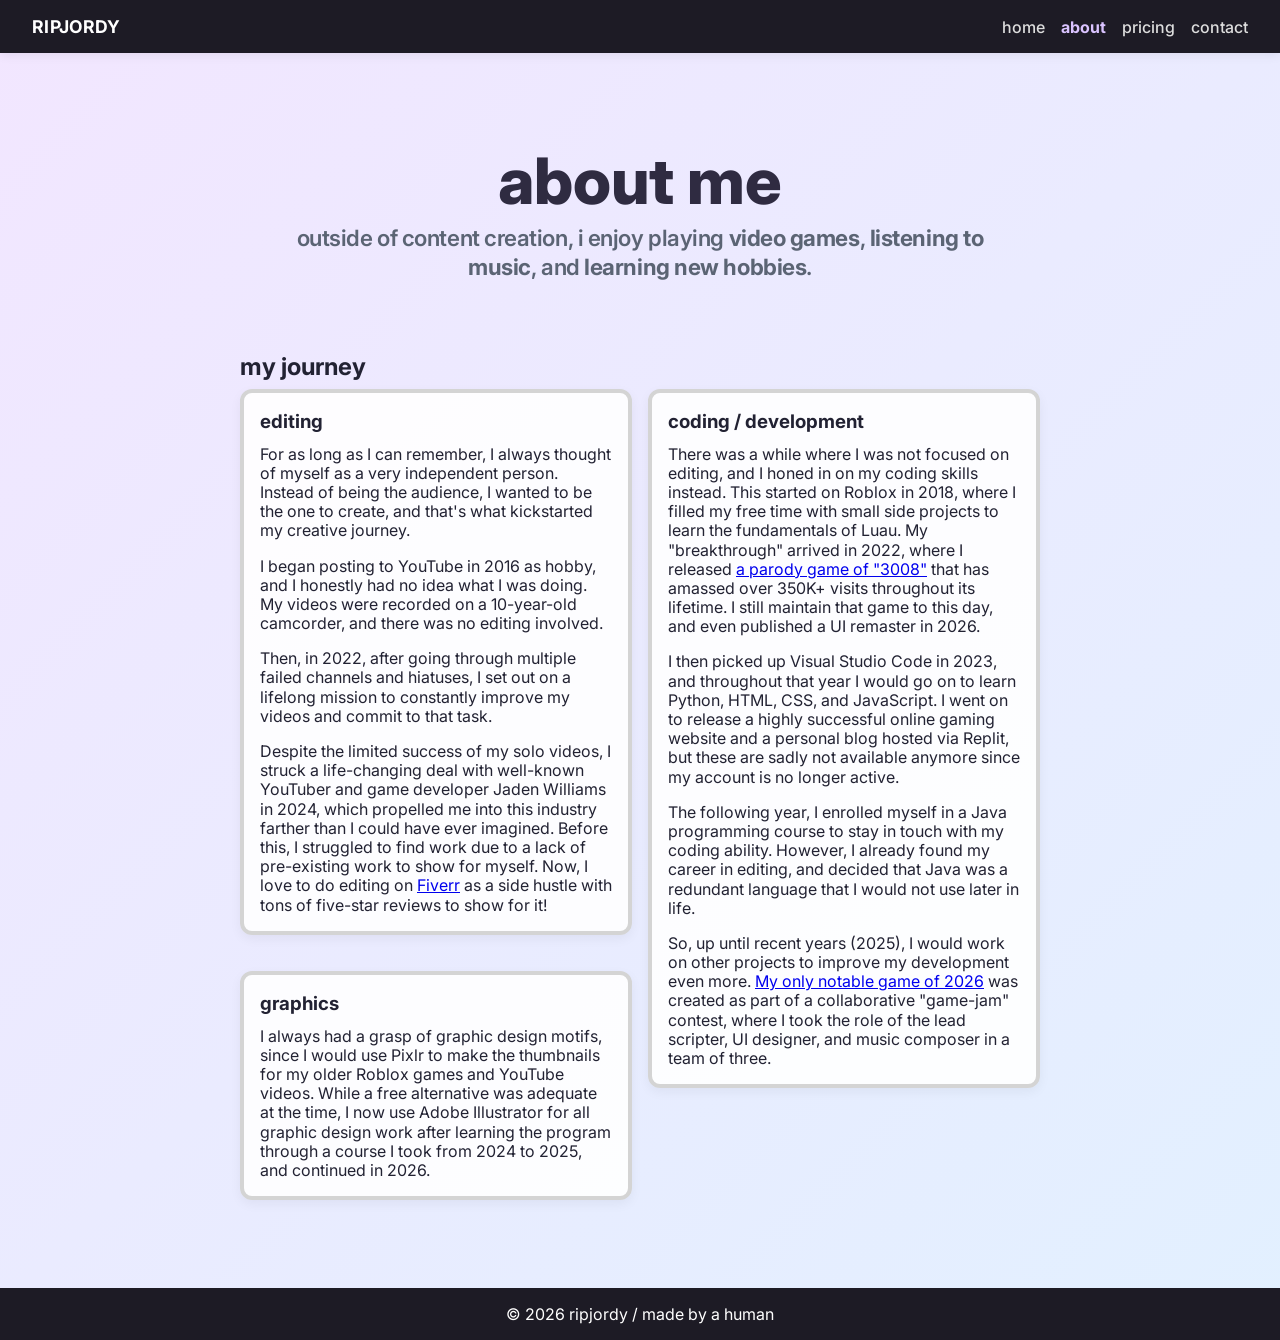
<file: html/about.html>
<!DOCTYPE html>
<html lang="en">
  <head>
    <meta charset="UTF-8" />
    <meta name="viewport" content="width=device-width, initial-scale=1.0" />
    <title>ripjordy editing</title>
    <link rel="stylesheet" href="../css/topbar.css" />
    <link rel="stylesheet" href="../css/index.css" />
    <link rel="icon" type="image/x-icon" href="../assets/favicon.ico" />
  </head>
  <body>
    <header class="topbar">
      <a class="brand" href="../index.html">RIPJORDY</a>
      <nav>
        <a href="../index.html">home</a>
        <a href="about.html" style="color: rgb(218, 195, 255); font-weight: 700;">about</a>
        <a href="pricing.html">pricing</a>
        <a href="contact.html">contact</a>
      </nav>
    </header>

    <main class="page">
      <section class="hero">
        <h1>about me</h1>
        <p>outside of content creation, i enjoy playing <strong>video games</strong>, <strong>listening to music</strong>, and <strong>learning new hobbies</strong>.</p>
      </section>

      <section>
        <h2 style="
        margin: 1.5rem 0 -1rem 0;
        ">my journey</h2>
      </section>

      <section class="info-grid">
        <div class="card">
          <h3>editing</h3>
          <p>For as long as I can remember, I always thought of myself as a very independent person. Instead of being the audience, I wanted to be the one to create, and that's what kickstarted my creative journey.</p>
          <p>I began posting to YouTube in 2016 as hobby, and I honestly had no idea what I was doing. My videos were recorded on a 10-year-old camcorder, and there was no editing involved.</p>
          <p>Then, in 2022, after going through multiple failed channels and hiatuses, I set out on a lifelong mission to constantly improve my videos and commit to that task.</p>
          <p>Despite the limited success of my solo videos, I struck a life-changing deal with well-known YouTuber and game developer Jaden Williams in 2024, which propelled me into this industry farther than I could have ever imagined. Before this, I struggled to find work due to a lack of pre-existing work to show for myself. Now, I love to do editing on <a href="https://www.fiverr.com/mkb014/edit-amazing-and-fun-gaming-videos-for-your-youtube-channel">Fiverr</a> as a side hustle with tons of five-star reviews to show for it!</p>
        </div>
        <div class="card">
          <h3>coding / development</h3>
          <p>There was a while where I was not focused on editing, and I honed in on my coding skills instead. This started on Roblox in 2018, where I filled my free time with small side projects to learn the fundamentals of Luau. My "breakthrough" arrived in 2022, where I released <a href="https://www.roblox.com/games/10879063674/3009">a parody game of "3008"</a> that has amassed over 350K+ visits throughout its lifetime. I still maintain that game to this day, and even published a UI remaster in 2026.</p>
          <p>I then picked up Visual Studio Code in 2023, and throughout that year I would go on to learn Python, HTML, CSS, and JavaScript. I went on to release a highly successful online gaming website and a personal blog hosted via Replit, but these are sadly not available anymore since my account is no longer active.</p>
          <p>The following year, I enrolled myself in a Java programming course to stay in touch with my coding ability. However, I already found my career in editing, and decided that Java was a redundant language that I would not use later in life.</p>
          <p>So, up until recent years (2025), I would work on other projects to improve my development even more. <a href="https://www.roblox.com/games/87377273486722/BURGER-QUEST">My only notable game of 2026</a> was created as part of a collaborative "game-jam" contest, where I took the role of the lead scripter, UI designer, and music composer in a team of three.</p>
        </div>
        <div class="card" style="margin-top: -8.3rem;">
          <h3>graphics</h3>
          <p>I always had a grasp of graphic design motifs, since I would use Pixlr to make the thumbnails for my older Roblox games and YouTube videos. While a free alternative was adequate at the time, I now use Adobe Illustrator for all graphic design work after learning the program through a course I took from 2024 to 2025, and continued in 2026.</p>
        </div>
      </section>

    </main>
    <footer>
        © 2026 ripjordy / made by a human
    </footer>
  </body>
</html>
</file>
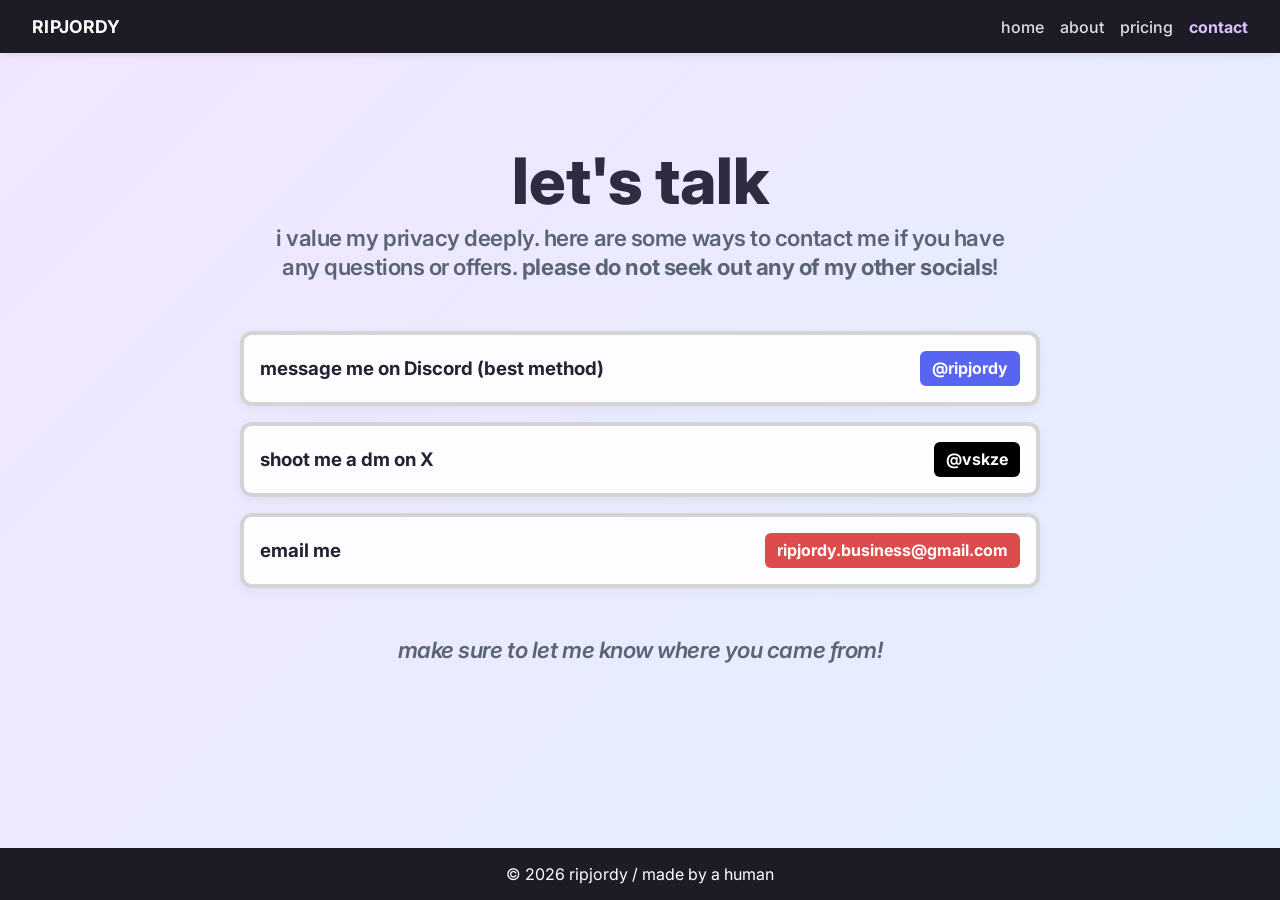
<file: html/contact.html>
<!DOCTYPE html>
<html lang="en">
  <head>
    <meta charset="UTF-8" />
    <meta name="viewport" content="width=device-width, initial-scale=1.0" />
    <title>ripjordy editing</title>
    <link rel="stylesheet" href="../css/topbar.css" />
    <link rel="stylesheet" href="../css/index.css" />
    <link rel="icon" type="image/x-icon" href="../assets/favicon.ico" />
  </head>
  <body>
    <header class="topbar">
      <a class="brand" href="../index.html">RIPJORDY</a>
      <nav>
        <a href="../index.html">home</a>
        <a href="about.html">about</a>
        <a href="pricing.html">pricing</a>
        <a href="contact.html" style="color: rgb(218, 195, 255); font-weight: 700;">contact</a>
      </nav>
    </header>

    <main class="page">
      <section class="hero">
        <h1>let's talk</h1>
        <p>i value my privacy deeply. here are some ways to contact me if you have any questions or offers. <strong>please do not seek out any of my other socials</strong>!</p>
      </section>

      <section>
        <div class="card" id="barlink">
          <h3 style="margin-bottom: 0.01rem;">message me on Discord (best method)</h3>
          <p style="
          border-radius: 6px;
          text-align: center;
          margin: auto 0 auto 0;
          align-content: center;
          width: auto;
          height: auto;
          padding: 8px 12px;
          font-weight: bold;
          text-decoration: none;
          color: rgb(255, 255, 255);
          background-color: rgb(88, 101, 242);
          ">@ripjordy</p>
        </div>
      </section>

      <section style="margin-top: 1.5rem;">
        <div class="card" id="barlink">
          <h3 style="margin-bottom: 0.01rem;">shoot me a dm on X</h3>
          <a href="https://x.com/vskze" style="
          border-radius: 6px;
          text-align: center;
          margin: auto 0 auto 0;
          align-content: center;
          width: auto;
          height: auto;
          padding: 8px 12px;
          font-weight: bold;
          text-decoration: none;
          color: rgb(255, 255, 255);
          background-color: rgb(0, 0, 0);
          ">@vskze</a>
        </div>
      </section>

      <section style="margin-top: 1.5rem;">
        <div class="card" id="barlink">
          <h3 style="margin-bottom: 0.01rem;">email me</h3>
          <a href="mailto:ripjordy.business@gmail.com" style="
          border-radius: 6px;
          text-align: center;
          margin: auto 0 auto 0;
          align-content: center;
          width: auto;
          height: auto;
          padding: 8px 12px;
          font-weight: bold;
          text-decoration: none;
          color: rgb(255, 255, 255);
          background-color:rgb(221, 76, 76);
          ">ripjordy.business@gmail.com</a>
        </div>
      </section>

      <section class="hero" style="margin-top: 0.5rem;">
        <p><i>make sure to let me know where you came from!</i></p>
      </section>
      
    </main>
    <footer>
        © 2026 ripjordy / made by a human
    </footer>
  </body>
</html>
</file>
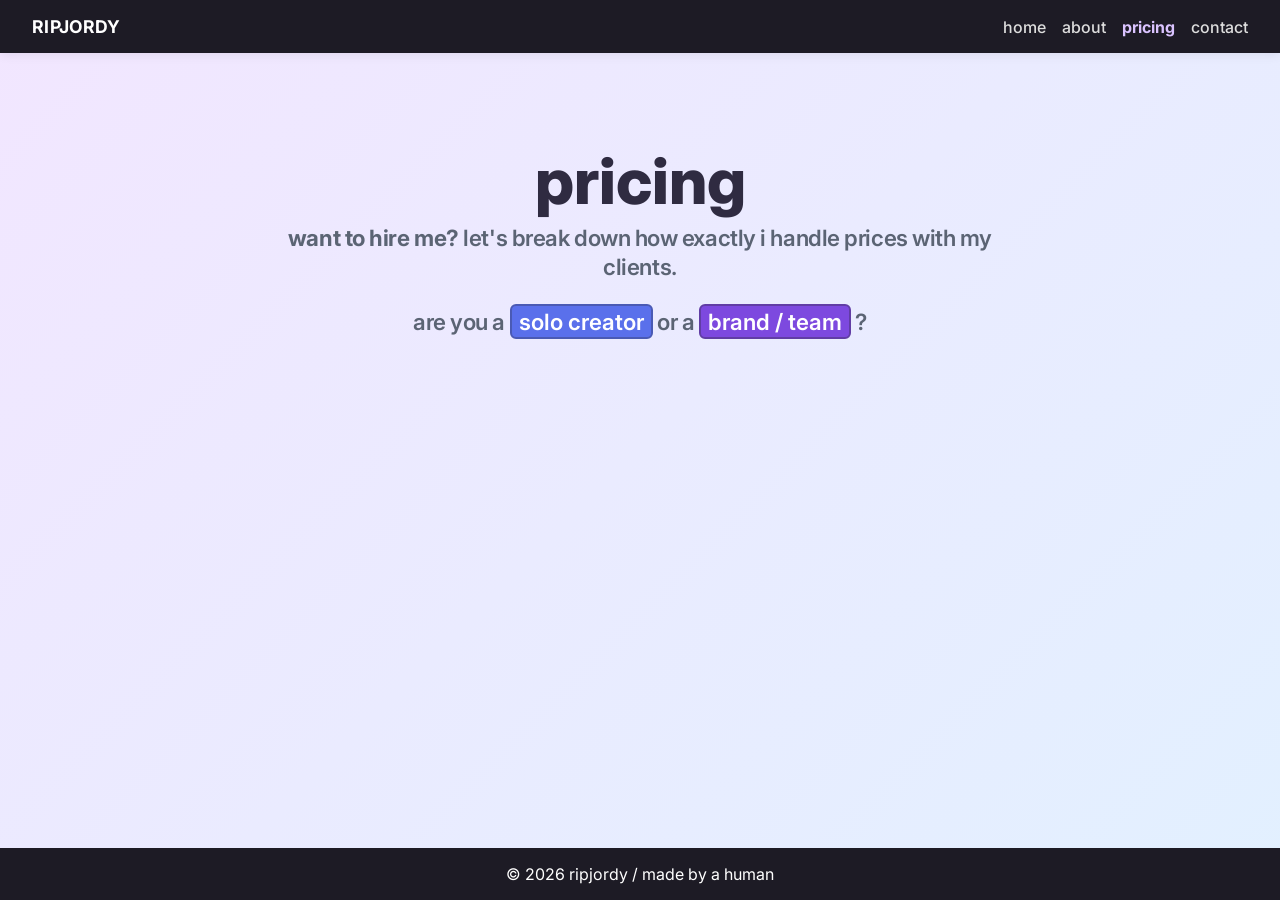
<file: html/pricing.html>
<!DOCTYPE html>
<html lang="en">
  <head>
    <meta charset="UTF-8"/>
    <meta name="viewport" content="width=device-width, initial-scale=1.0"/>
    <title>ripjordy editing</title>
    <link rel="stylesheet" href="../css/topbar.css"/>
    <link rel="stylesheet" href="../css/index.css"/>
    <link rel="stylesheet" href="../css/pricing.css"/>
    <link rel="icon" type="image/x-icon" href="../assets/favicon.ico" />
  </head>
  <body>
    <header class="topbar">
      <a class="brand" href="../index.html">RIPJORDY</a>
      <nav>
        <a href="../index.html">home</a>
        <a href="about.html">about</a>
        <a href="pricing.html" style="color: rgb(218, 195, 255); font-weight: 700;">pricing</a>
        <a href="contact.html">contact</a>
      </nav>
    </header>

    <main class="page">
      <section class="hero">
        <h1>pricing</h1>
        <p><strong>want to hire me?</strong> let's break down how exactly i handle prices with my clients.</p>
        <p>are you a <button type="button" class="priceref toggle-btn" data-target="freelance-options" style="background-color: #5a70eb; border: 2px solid #4a5ab4;">solo creator</button>
          or a <button type="button" class="priceref toggle-btn" data-target="brand-options" style="background-color: rgb(125, 73, 223); border: 2px solid rgb(97, 61, 165);">brand / team</button> ?</p>
      </section>

<!-- https://www.fiverr.com/mkb014/edit-amazing-and-fun-gaming-videos-for-your-youtube-channel -->
      <section class="freelance-options" id="freelance-options">
        <section>
          <div class="card" id="barlink" style="border: 4px solid #d4d4d4; margin-top: 1.5rem;">
            <h3 style="margin-bottom: 0.01rem;">my gig page (for more info)</h3>
            <a href="https://www.fiverr.com/mkb014/edit-amazing-and-fun-gaming-videos-for-your-youtube-channel" style="
            background-color:black;
            border-radius: 6px;
            text-align: center;
            margin: auto 0 auto 0;
            align-content: center;
            width: auto;
            height: auto;
            padding: 8px 12px;
            font-weight: bold;
            text-decoration: none;
            color: rgb(255, 255, 255);
            background-color: #19a463;
            ">Fiverr</a>
          </div>
        </section>
        <div class="pricing-options">
          <div class="card" style="border: 4px solid #d4d4d4;">
            <h3>Essential</h3>
            <p id="price-value">$30</p>
            <div style="line-height: 0.3rem; margin-bottom: 1.2rem;">
              <p><strong>Duration: </strong>3+ days</p>
              <p><strong>Revisions: </strong>1</p>
            </div>
            <hr style="border: none; border-top: 1px solid rgb(41, 41, 41);">
            <p style="margin-top: 0.75rem;"><img class="checklist" src="../assets/check.png" style="transform: translate(0, -0.1rem);"> <strong>Basic cutting & pacing</strong></p>
            <p style="margin-top: 0.15rem;"><img class="checklist" src="../assets/check.png" style="transform: translate(0, -0.1rem);"> <strong>Sound design & mixing</strong></p>
            <p style="margin-top: 0.15rem;"><img class="checklist" src="../assets/check.png" style="transform: translate(0, -0.1rem);"> <strong>Subtitles</strong></p>
            <p style="margin-top: 0.15rem;"><img class="checklist" src="../assets/x.png" style="transform: translate(0, -0.1rem);"> <i>Color grading</i></p>
            <p style="margin-top: 0.15rem;"><img class="checklist" src="../assets/x.png" style="transform: translate(0, -0.1rem);"> <i>Motion graphics</i></p>
          </div>
          <div class="card" style="background-color:rgb(255, 250, 202); border: 4px solid #e2e2ba;">
            <h3>Excellent</h3>
            <p id="price-value">$45</p>
            <div style="line-height: 0.3rem; margin-bottom: 1.2rem;">
              <p><strong>Duration: </strong>4+ days</p>
              <p><strong>Revisions: </strong>2</p>
            </div>
            <hr style="border: none; border-top: 1px solid rgb(41, 41, 41);">
            <p style="margin-top: 0.75rem;"><img class="checklist" src="../assets/check.png" style="transform: translate(0, -0.1rem);"> <strong>Longer video w/ transitions</strong></p>
            <p style="margin-top: 0.15rem;"><img class="checklist" src="../assets/check.png" style="transform: translate(0, -0.1rem);"> <strong>Sound design & mixing</strong></p>
            <p style="margin-top: 0.15rem;"><img class="checklist" src="../assets/check.png" style="transform: translate(0, -0.1rem);"> <strong>Subtitles</strong></p>
            <p style="margin-top: 0.15rem;"><img class="checklist" src="../assets/check.png" style="transform: translate(0, -0.1rem);"> <strong>Color grading</strong></p>
            <p style="margin-top: 0.15rem;"><img class="checklist" src="../assets/x.png" style="transform: translate(0, -0.1rem);"> <i>Motion graphics</i></p>
          </div>
          <div class="card" style="background-color:rgb(186, 255, 255); border: 4px solid #a6dfdf;">
            <h3>Pro</h3>
            <p id="price-value">$60</p>
            <div style="line-height: 0.3rem; margin-bottom: 1.2rem;">
              <p><strong>Duration: </strong>6+ days</p>
              <p><strong>Revisions: </strong>2</p>
            </div>
            <hr style="border: none; border-top: 1px solid rgb(41, 41, 41);">
            <p style="margin-top: 0.75rem;"><img class="checklist" src="../assets/check.png" style="transform: translate(0, -0.1rem);"> <strong>3D Fusion Assets</strong></p>
            <p style="margin-top: 0.15rem;"><img class="checklist" src="../assets/check.png" style="transform: translate(0, -0.1rem);"> <strong>Sound design & mixing</strong></p>
            <p style="margin-top: 0.15rem;"><img class="checklist" src="../assets/check.png" style="transform: translate(0, -0.1rem);"> <strong>Subtitles</strong></p>
            <p style="margin-top: 0.15rem;"><img class="checklist" src="../assets/check.png" style="transform: translate(0, -0.1rem);"> <strong>Color grading</strong></p>
            <p style="margin-top: 0.15rem;"><img class="checklist" src="../assets/check.png" style="transform: translate(0, -0.1rem);"> <strong>Motion graphics</strong></p>
            <p style="margin-top: 0.15rem;"><img class="checklist" src="../assets/plus.png" style="transform: translate(0, -0.1rem);"> <strong>Custom stinger / intro</strong></p>
          </div>
        </div>
        <p style="text-align: center;"><i>* excluding service fees</i></p>
        <section class="hero" style="text-align: left;">
          <h1 style="margin-top: -0.6rem; font-size: 1.5rem;"><strong>why do i recommended fiverr to solo creators?</strong></h1>
          <p style="font-size: 1rem;">for one-time or non-scheduled orders, fiverr is preferred because each project is automatically added to my portfolio (plus, every order gets me closer to "Top Rated" status).</p>
          <p style="font-size: 1rem;">large-scale creators ("brands") generally pay more because video editing is a very time-consuming task, depending on the content. my fiverr prices are extremely competitive since i get to set the rules, 
            but in a professional environment, delivery times are often much shorter, with the client's style usually being strict and not up to interpretation.</p>
          <p style="font-size: 1rem;">if i'm going to be part of your brand, i expect to share some revenue from it as well.</p>
          <!-- <h1 style="margin-top: 3rem; font-size: 1.5rem;"><strong>do you take recurring orders?</strong></h1>
          <p style="font-size: 1rem;">yes! in fact, i offer two types of subscription deals on my page: 3 and 6 months, with <strong>10% and 15% off all subsequent orders</strong> respectively.</p>   -->
          <h1 style="margin-top: 3rem; font-size: 1.5rem;"><strong>can you design thumbnails for fiverr clients?</strong></h1>
          <p style="font-size: 1rem;">absolutely! thumbnails are priced at $10 on my page.</p>
        </section>
      </section>

      <section class="brand-options" id="brand-options">
        <h2 style="margin: 1.5rem 0 -1rem 0;">for those looking to hire</h2>
        <div class="pricing-options" style="grid-template-columns: repeat(2, minmax(0, 1fr));">
          <div class="card" style="background-color:rgb(236, 217, 243); border: 4px solid #e6c9e1;">
            <h3>Trial</h3>
            <div style="line-height: 0.3rem; margin-bottom: 1.2rem;">
              <p style="margin-top: 1rem;"><strong>Price: </strong>$5</p>
              <p><strong>Duration: </strong>1-2 days</p>
              <p><strong>Revisions: </strong>0</p>
            </div>
            <hr style="border: none; border-top: 1px solid rgb(41, 41, 41);">
            <p style="margin-top: 0.75rem;">If you're still unsure about whether you want to hire me, pay a small fee and I will edit one minute or less of any kind of content you'd like. Only one video is allowed for purchasing.</p>
            <a class="cardlink" href="contact.html" style="color: #a37d9c"><strong>Contact Me</strong></a>
          </div>
          <div class="card" style="background-color:rgb(255, 255, 255); border: 4px solid #d4d4d4;">
            <h3>Standard Long-Form Video</h3>
            <div style="line-height: 0.3rem; margin-bottom: 1.2rem;">
              <p><strong>Duration: </strong>4+ days</p>
              <p><strong>Revisions: </strong>3</p>
            </div>
            <hr style="border: none; border-top: 1px solid rgb(41, 41, 41);">
            <h3 style="font-size: 1.2rem;">Preferences</h3>
            <p style="margin-top: 0.45rem;"><strong>Price: </strong>$110+ / delivery</p>
            <p style="margin-top: 0.15rem;"><strong>Rate: </strong>Project-based</p>
            <p style="margin-top: 0.15rem;">All features included</p>
          </div>
          <div class="card" style="background-color:rgb(255, 255, 255); border: 4px solid #d4d4d4;">
            <h3>Thumbnail</h3>
            <div style="line-height: 0.3rem; margin-bottom: 1.2rem;">
              <p><strong>Price: </strong>$10</p>
              <p><strong>Duration: </strong>2+ days</p>
              <p><strong>Revisions: </strong>N/A</p>
            </div>
            <hr style="border: none; border-top: 1px solid rgb(41, 41, 41);">
            <p style="margin-top: 0.75rem;">One thumbnail graphically designed in Adobe Illustrator and / or Photoshop.</p>
          </div>
        </div>
        <h2 style="margin: 2.5rem 0 -2.5rem 0;">for advertisers</h2>
        <div class="pricing-options" style="grid-template-columns: repeat(2, minmax(0, 1fr));"></div>
          <div class="card" style="background-color:rgb(217, 243, 218); border: 4px solid #c9e6c9; max-width: 44%;">
            <h3>Game or Film Trailer</h3>
            <div style="line-height: 0.3rem; margin-bottom: 1.2rem;">
              <p><strong>Duration: </strong>14+ days</p>
              <p><strong>Revisions: </strong>N/A</p>
            </div>
            <hr style="border: none; border-top: 1px solid rgb(41, 41, 41);">
            <h3 style="font-size: 1.2rem;">Preferences</h3>
            <p style="margin-top: 0.45rem;"><strong>Price: </strong>$250 to $500+</p>
            <p style="margin-top: 0.15rem;"><strong>Rate: </strong>Project-based</p>
            <p style="margin-top: 0.15rem;">All features included</p>
            <a class="cardlink" href="mailto:ripjordy.business@gmail.com" style="background-color:rgb(188, 219, 189); border: 4px solid #aed1ae; color: #738a73;"><strong>ripjordy.business@gmail.com</strong></a>
          </div>
        </div>
      </section>

    </main>
    <footer>
        © 2026 ripjordy / made by a human
    </footer>

    <script>
      const toggleButtons = Array.from(document.querySelectorAll('.toggle-btn'));
      const optionSections = Array.from(document.querySelectorAll('.freelance-options, .brand-options'));

      toggleButtons.forEach((button) => {
        button.addEventListener('click', () => {
          const targetSection = document.getElementById(button.getAttribute('data-target'));
          const isAlreadyVisible = targetSection && targetSection.classList.contains('is-visible');

          if (!targetSection || isAlreadyVisible) {
            return;
          }

          const currentlyVisible = optionSections.find((section) => section.classList.contains('is-visible'));

          if (currentlyVisible) {
            currentlyVisible.classList.remove('is-visible');
            currentlyVisible.classList.add('is-hiding');

            window.setTimeout(() => {
              currentlyVisible.classList.remove('is-hiding');
              targetSection.classList.add('is-visible');
            }, 350);
          } else {
            targetSection.classList.add('is-visible');
          }
        });
      });
    </script>
  </body>
</html>
</file>
<file: css/topbar.css>
@import url('https://fonts.googleapis.com/css2?family=Inter:wght@400;500;600;700;800&display=swap');

body {
  margin: 0;
  font-family: 'Inter', Arial, sans-serif;
  background: linear-gradient(135deg, #f2e6ff 0%, #e2f0ff 100%);
  background-repeat: no-repeat;
  color: #223;
  min-height: 100vh;
  flex-direction: column;
  display: flex;
}

.topbar {
  display: flex;
  justify-content: space-between;
  align-items: center;
  padding: 1rem 2rem;
  background: #1d1b25;
  color: #fff;
  box-shadow: 0 2px 10px rgba(0, 0, 0, 0.08);
}

.topbar .brand {
  color: #fff;
  font-weight: 700;
  text-decoration: none;
  font-size: 1.1rem;
  letter-spacing: 0.02em;
}

.topbar nav {
  display: flex;
  gap: 1rem;
}

.topbar nav a {
  color: #ddd;
  text-decoration: none;
  font-weight: 500;
}

.topbar nav a:hover {
  color: #fff;
}
</file>
<file: css/index.css>
* {
    &::-webkit-scrollbar-thumb {
    border: 0px solid rgba(255, 255, 255, 0);
}
    &::-webkit-scrollbar-track {
        background-color: transparent;
    }
    &::-webkit-scrollbar {
        width: 0px;
        height: 0px;
        background-color: transparent;
    }
}

.page {
  flex: 1;
  max-width: 800px;
  margin: 0 auto;
  padding: 2rem;
}

.page > * {
  opacity: 0;
  animation: fadeInUp 0.7s ease forwards;
}

.page > *:nth-child(2) { animation-delay: 0.1s; }
.page > *:nth-child(3) { animation-delay: 0.2s; }
.page > *:nth-child(4) { animation-delay: 0.3s; }
.page > *:nth-child(5) { animation-delay: 0.4s; }
.page > *:nth-child(6) { animation-delay: 0.5s; }

@keyframes fadeInUp {
  from {
    opacity: 0;
    transform: translateY(10px);
  }
  to {
    opacity: 1;
    transform: translateY(0);
  }
}

.hero {
  text-align: center;
  padding: 1.5rem;
}

.hero h1 {
  font-size: 4rem;
  font-weight: 800;
  margin-bottom: 0.5rem;
  line-height: 0.6;
  color: #2f2b41;
}

.hero p {
  font-size: 1.4rem;
  font-weight: 600;
  color: #5b6474;
  line-height: 1.3;
  letter-spacing: -0.02em;
}

iframe {
  width: 100%;
  height: 54%;
  border: none;
  border-radius: 8px;
  box-shadow: 0 4px 12px rgba(0, 0, 0, 0.05);
}

.video-row {
  display: flex;
  flex-grow: 1;
  gap: 1rem;
  overflow-x: auto;
  overflow: hidden;
  padding: 0.25rem 0 0.75rem;
}

.video-card {
  min-width: 215px;
  background: rgba(255, 255, 255, 0.9);
  border: 4px solid #d4d4d4;
  border-radius: 12px;
  padding: 1rem;
  text-decoration: none;
  color: inherit;
  display: block;
  box-shadow: 0 4px 12px rgba(0, 0, 0, 0.05);
  transition: transform 0.2s ease, box-shadow 0.2s ease;
  transform-origin: center;
}

.video-card p {
  margin: 0.5rem 0 0;
  color: #52607a;
  font-size: 0.9rem;
}

.video-thumb {
  display: block;
  width: 100%;
  height: 60%;
  background: linear-gradient(135deg, #dfeaff 0%, #f3dfff 100%);
  margin-bottom: 0.75rem;
  display: flex;
  align-items: center;
  justify-content: center;
  color: #52607a;
  border-radius: 8px;
  font-weight: 600;
}

.info-grid {
  display: grid;
  grid-template-columns: repeat(2, minmax(0, 1fr));
  gap: 1rem;
  align-items: start;
  margin-top: 1.55rem;
  margin-bottom: 1.5rem;
}

.card {
  background: rgba(255, 255, 255, 0.9);
  border: 4px solid #d4d4d4;
  border-radius: 12px;
  padding: 1rem;
  box-shadow: 0 4px 12px rgba(0, 0, 0, 0.05);
  line-height: 1.2;
  height: fit-content;
  transition: transform 0.2s ease, box-shadow 0.2s ease;
  transform-origin: center;
}

.video-card:hover, .card:hover {
  transform: scale(1.01);
}

.card h3 {
  margin-top: 0.1rem;;
  margin-bottom: -0.3rem;
}

.card p {
  margin-bottom: 0rem;
}

@media (max-width: 600px) {
  .info-grid {
    grid-template-columns: 1fr;
  }
}

#barlink {
  margin-top: 0.2rem;
  margin-bottom: -0.5rem;
  justify-content: space-between;
  align-items: center;
  display: flex;
}

footer {
  text-align: center;
  padding: 1rem;
  background: #1d1b25;
  color: #fff;
  margin-top: 2rem;
}
</file>
<file: css/pricing.css>
.pricing-options {
  display: grid;
  grid-template-columns: repeat(3, minmax(0, 1fr));
  gap: 1rem;
  align-items: start;
  margin-top: 1.55rem;
  margin-bottom: 1.5rem;
}

.pricing-options h3 {
    font-weight: 800;
    display: inline-block;
}

img.checklist {
  height: 1em;
  width: auto;
  vertical-align: middle;
  display: inline-block;
}

#price-value {
    float: right;
    margin-top: -10px;
    margin-right: -10px;
    transform: rotate(7deg);
    font-size: 1.2rem;
    font-weight: 900;
    aspect-ratio: 1 / 1;
    width: 23%;
    border: 4px solid rgb(104, 192, 86);
    border-radius: 50%;
    background-color: rgb(75, 218, 75);
    color: white;
    display: flex;
    justify-content: center;
    align-items: center;
}

.freelance-options,
.brand-options {
  display: none;
  opacity: 0;
  transform: translateY(10px);
}

.page > .freelance-options,
.page > .brand-options {
  opacity: 0;
  animation: none;
}

.page > .freelance-options.is-visible,
.page > .brand-options.is-visible {
  display: block;
  animation: fadeInUp 0.7s ease forwards;
}

.page > .freelance-options.is-hiding,
.page > .brand-options.is-hiding {
  display: block;
  animation: fadeOutDown 0.7s ease forwards;
}

.priceref,
button.priceref {
  text-decoration: none;
  font-weight: 700;
  border: none;
  border-radius: 6px;
  text-align: center;
  margin: auto 0 auto 0;
  align-content: center;
  width: auto;
  height: auto;
  padding: 1px 7px;
  color: rgb(255, 255, 255);
  background-color: rgb(0, 0, 0);
  transition: transform 0.2s ease;
  transform-origin: center;
  display: inline-block;
  font: inherit;
  cursor: pointer;
}

a.cardlink {
  text-decoration: none;
  border: 3px solid rgb(212, 170, 205);
  border-radius: 6px;
  text-align: center;
  margin-top: 0.8rem;
  align-content: center;
  vertical-align: middle;
  width: 93.25%;
  height: auto;
  padding: 8px 9px;
  color: rgb(255, 255, 255);
  background-color: rgb(228, 182, 219);
  color: rgb(255, 246, 255);
  font: inherit;
  cursor: pointer;
  display: inline-block;
}

.priceref:hover,
button.priceref:hover,
.priceref:focus-visible,
button.priceref:focus-visible {
    transform: scale(1.02);
    outline: none;
}

@keyframes fadeOutUp {
  from {
    opacity: 1;
    transform: translateY(0);
  }
  to {
    opacity: 0;
    transform: translateY(10px);
  }
}

.page > .freelance-options.is-hiding,
.page > .brand-options.is-hiding {
  display: block;
  animation: fadeOutUp 0.35s ease forwards;
}
</file>
